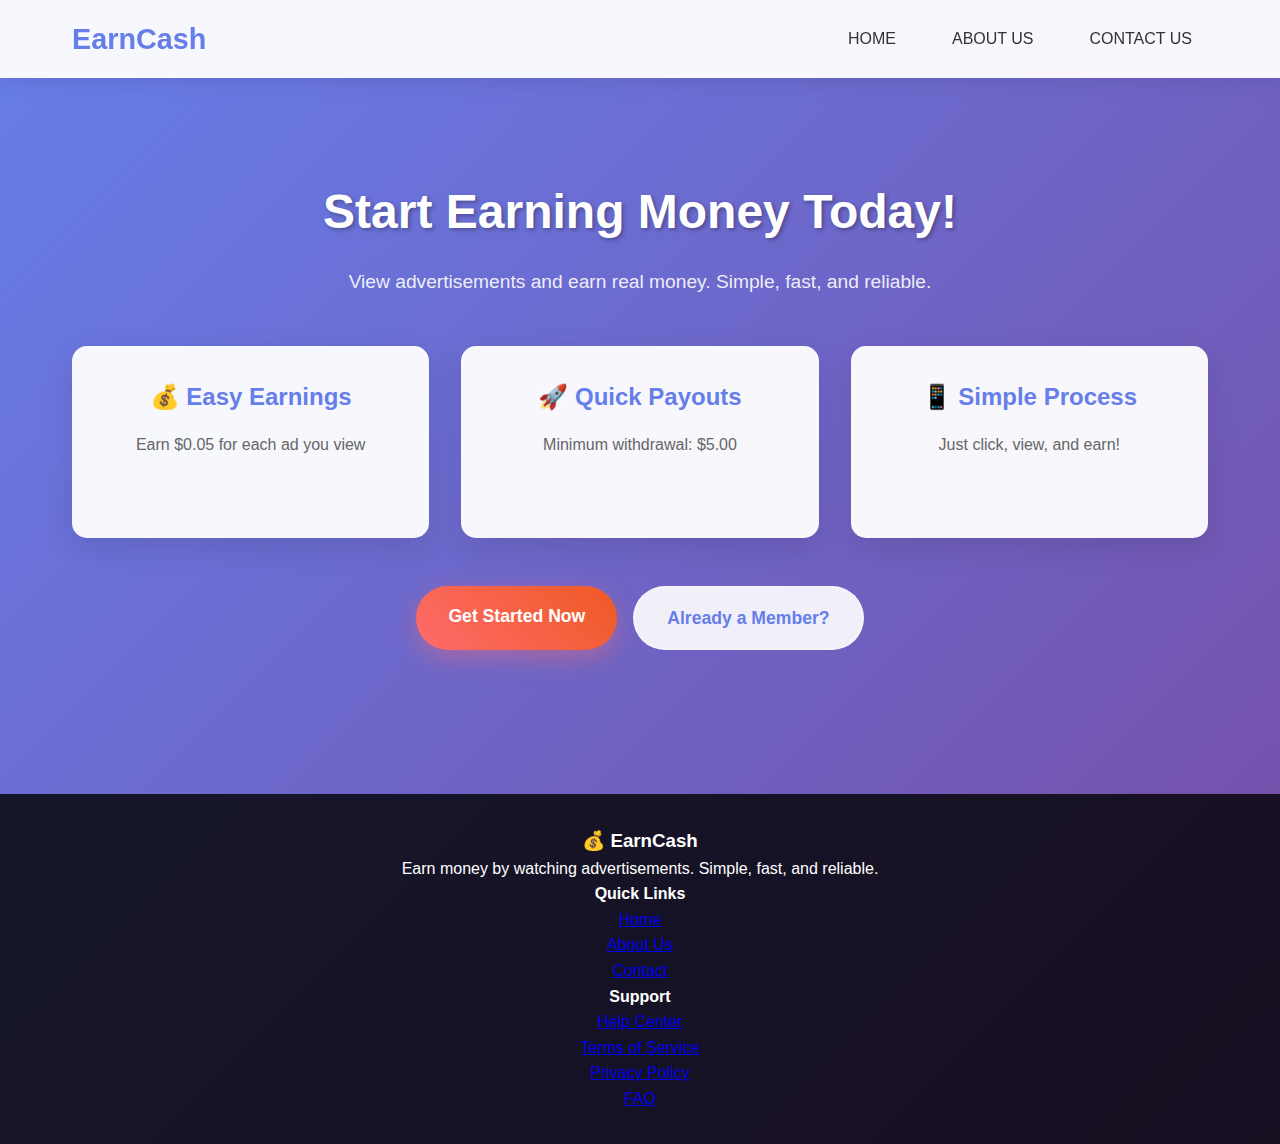
<file: index.html>
<!DOCTYPE html>
<html lang="en">
<head>
    <meta charset="UTF-8">
    <meta name="viewport" content="width=device-width, initial-scale=1.0">

    <title>EarnCash - Earn Money Viewing Ads</title>

    <link rel="stylesheet" href="assets/css/index.css">

</head>
<body>
    
    
    <nav class="navbar">
        <div class="nav-container">
            <h1>EarnCash</h1>
            <div class="nav-links">
                <a href="index.html">HOME</a>
                <a href="about.html">ABOUT US</a>
                <a href="contact.html">CONTACT US</a>
            </div>
        </div>
    </nav>
    
    <main class="main-content">
        <section class="hero">
            <div class="hero-content">
                <h2>Start Earning Money Today!</h2>
                <p>View advertisements and earn real money. Simple, fast, and reliable.</p>
                
                <div class="features">
                    <div class="feature">
                        <h3>💰 Easy Earnings</h3>
                        <p>Earn $0.05 for each ad you view</p>
                    </div>
                    <div class="feature">
                        <h3>🚀 Quick Payouts</h3>
                        <p>Minimum withdrawal: $5.00</p>
                    </div>
                    <div class="feature">
                        <h3>📱 Simple Process</h3>
                        <p>Just click, view, and earn!</p>
                    </div>
                </div>
                
                <div class="cta-buttons" id="ctaButtons">
                    <a href="signup.html" class="btn btn-primary">Get Started Now</a>
                    <a href="login.html" class="btn btn-secondary">Already a Member?</a>
                </div>
            </div>
        </section>
    </main>
    
     <footer class="footer">
        <div class="container">
            <div class="footer-content">
                <div class="footer-section">
                    <h3>💰 EarnCash</h3>
                    <p>Earn money by watching advertisements. Simple, fast, and reliable.</p>
                </div>
                <div class="footer-section">
                    <h4>Quick Links</h4>
                    <ul>
                        <li><a href="index.html">Home</a></li>
                        <li><a href="about.html">About Us</a></li>
                        <li><a href="contact.html">Contact</a></li>
                        
                    </ul>
                </div>
                <div class="footer-section">
                    <h4>Support</h4>
                    <ul>
                        <li><a href="contact.html">Help Center</a></li>
                        <li><a href="about.html">Terms of Service</a></li>
                        <li><a href="#">Privacy Policy</a></li>
                        <li><a href="contact.html">FAQ</a></li>
                    </ul>
                </div>
            </div>
            
        </div>
    </footer>

    
</body>
</html>
</file>
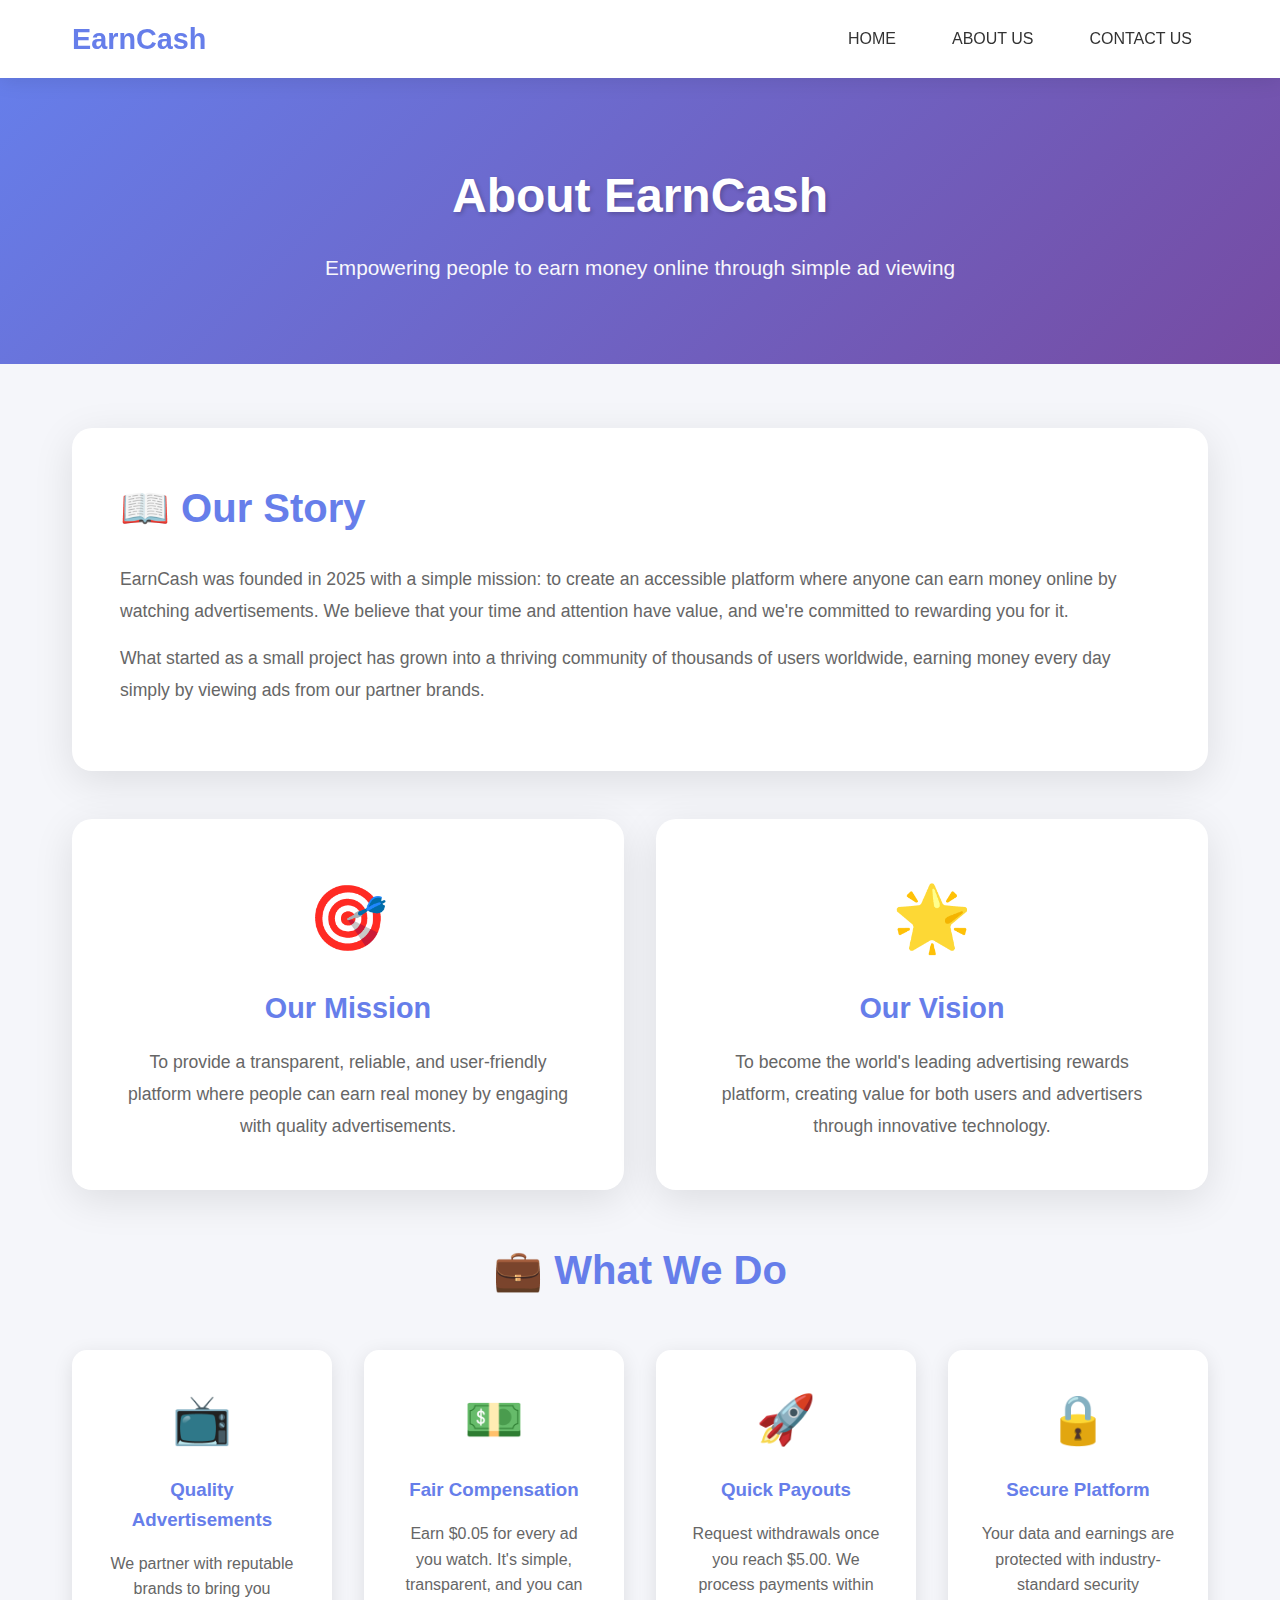
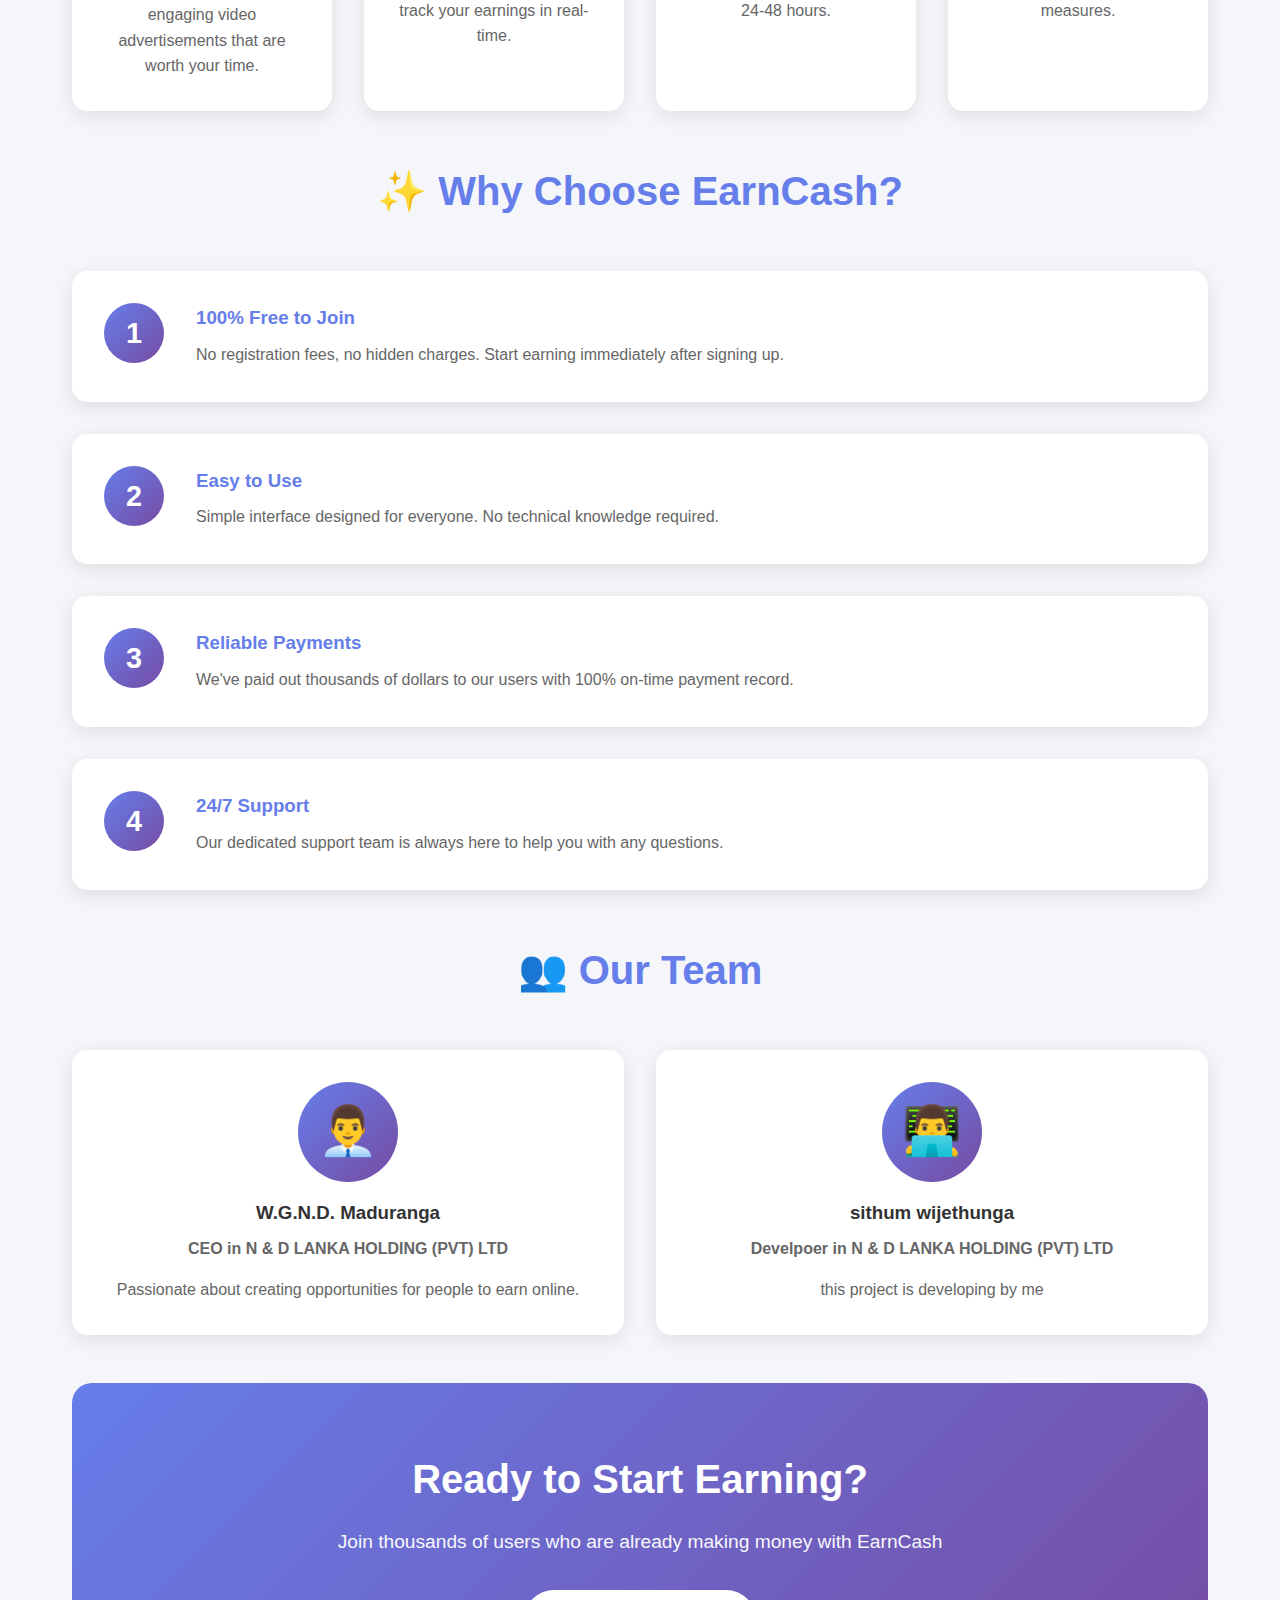
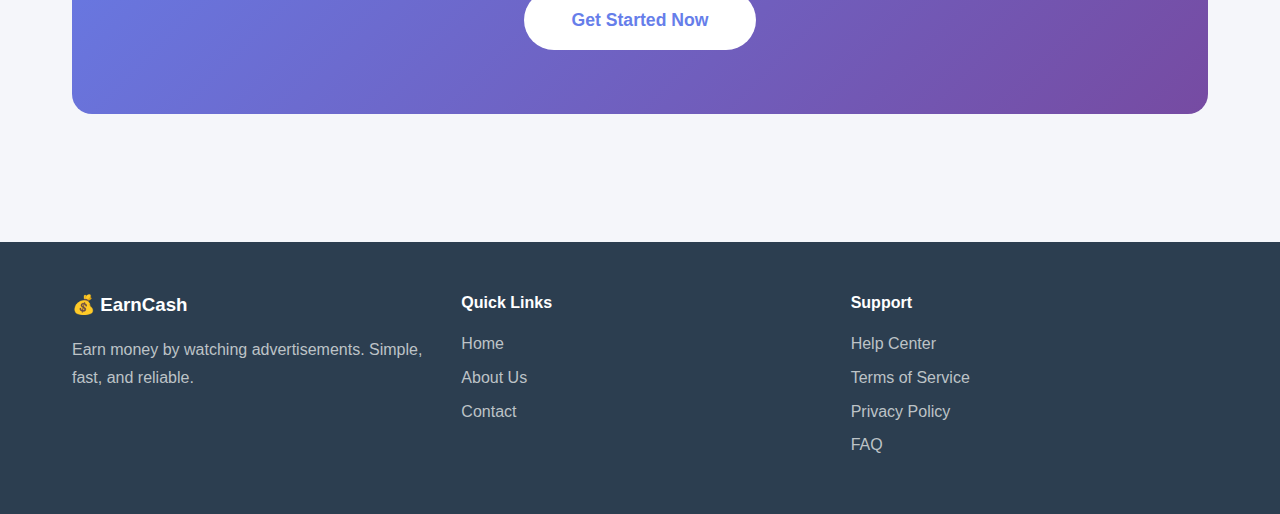
<file: about.html>
<!DOCTYPE html>
<html lang="en">
<head>
    <meta charset="UTF-8">
    <meta name="viewport" content="width=device-width, initial-scale=1.0">
    <title>About Us - EarnCash</title>
    <link rel="stylesheet" href="assets/css/contact-about.css">
</head>
<body>
    <!-- HEADER -->
    <nav class="navbar">
        <div class="nav-container">
            <h1>EarnCash</h1>
            <div class="nav-links">
                <a href="index.html">HOME</a>
                <a href="about.html">ABOUT US</a>
                <a href="contact.html">CONTACT US</a>
            </div>
        </div>
    </nav>

    <!-- HERO SECTION -->
    <section class="hero">
        <div class="container">
            <h1 class="hero-title">About EarnCash</h1>
            <p class="hero-subtitle">Empowering people to earn money online through simple ad viewing</p>
        </div>
    </section>

    <!-- ABOUT CONTENT -->
    <section class="about-section">
        <div class="container">
            <!-- OUR STORY -->
            <div class="story-section">
                <h2>📖 Our Story</h2>
                <p>EarnCash was founded in 2025 with a simple mission: to create an accessible platform where anyone can earn money online by watching advertisements. We believe that your time and attention have value, and we're committed to rewarding you for it.</p>
                <p>What started as a small project has grown into a thriving community of thousands of users worldwide, earning money every day simply by viewing ads from our partner brands.</p>
            </div>

            <!-- MISSION & VISION -->
            <div class="mission-vision">
                <div class="mission-card">
                    <div class="card-icon">🎯</div>
                    <h3>Our Mission</h3>
                    <p>To provide a transparent, reliable, and user-friendly platform where people can earn real money by engaging with quality advertisements.</p>
                </div>
                <div class="mission-card">
                    <div class="card-icon">🌟</div>
                    <h3>Our Vision</h3>
                    <p>To become the world's leading advertising rewards platform, creating value for both users and advertisers through innovative technology.</p>
                </div>
            </div>

            <!-- WHAT WE DO -->
            <div class="what-we-do">
                <h2>💼 What We Do</h2>
                <div class="features-grid">
                    <div class="feature-card">
                        <div class="feature-icon">📺</div>
                        <h3>Quality Advertisements</h3>
                        <p>We partner with reputable brands to bring you engaging video advertisements that are worth your time.</p>
                    </div>
                    <div class="feature-card">
                        <div class="feature-icon">💵</div>
                        <h3>Fair Compensation</h3>
                        <p>Earn $0.05 for every ad you watch. It's simple, transparent, and you can track your earnings in real-time.</p>
                    </div>
                    <div class="feature-card">
                        <div class="feature-icon">🚀</div>
                        <h3>Quick Payouts</h3>
                        <p>Request withdrawals once you reach $5.00. We process payments within 24-48 hours.</p>
                    </div>
                    <div class="feature-card">
                        <div class="feature-icon">🔒</div>
                        <h3>Secure Platform</h3>
                        <p>Your data and earnings are protected with industry-standard security measures.</p>
                    </div>
                </div>
            </div>

            

            <!-- WHY CHOOSE US -->
            <div class="why-choose">
                <h2>✨ Why Choose EarnCash?</h2>
                <div class="reasons-grid">
                    <div class="reason-item">
                        <div class="reason-number">1</div>
                        <div class="reason-content">
                            <h3>100% Free to Join</h3>
                            <p>No registration fees, no hidden charges. Start earning immediately after signing up.</p>
                        </div>
                    </div>
                    <div class="reason-item">
                        <div class="reason-number">2</div>
                        <div class="reason-content">
                            <h3>Easy to Use</h3>
                            <p>Simple interface designed for everyone. No technical knowledge required.</p>
                        </div>
                    </div>
                    <div class="reason-item">
                        <div class="reason-number">3</div>
                        <div class="reason-content">
                            <h3>Reliable Payments</h3>
                            <p>We've paid out thousands of dollars to our users with 100% on-time payment record.</p>
                        </div>
                    </div>
                    <div class="reason-item">
                        <div class="reason-number">4</div>
                        <div class="reason-content">
                            <h3>24/7 Support</h3>
                            <p>Our dedicated support team is always here to help you with any questions.</p>
                        </div>
                    </div>
                </div>
            </div>

            <!-- TEAM SECTION -->
            <div class="team-section">
                <h2>👥  Our Team</h2>
                <div class="team-grid">
                    <div class="team-member">
                        <div class="member-avatar">👨‍💼</div>
                        <h3> W.G.N.D. Maduranga</h3>
                        <p class="member-role">CEO in N & D LANKA HOLDING (PVT) LTD </p>
                        <p>Passionate about creating opportunities for people to earn online.</p>
                    </div>
                    
                    <div class="team-member">
                        <div class="member-avatar">👨‍💻</div>
                        <h3>sithum wijethunga</h3>
                        <p class="member-role">Develpoer in N & D LANKA HOLDING (PVT) LTD </p>
                        <p>this project is developing by me </p>
                    </div>
                    
                </div>
            </div>

            <!-- CTA SECTION -->
            <div class="cta-section">
                <h2>Ready to Start Earning?</h2>
                <p>Join thousands of users who are already making money with EarnCash</p>
                <a href="signup.html" class="btn-cta">Get Started Now</a>
            </div>
        </div>
    </section>

    <!-- FOOTER -->
    <footer class="footer">
        <div class="container">
            <div class="footer-content">
                <div class="footer-section">
                    <h3>💰 EarnCash</h3>
                    <p>Earn money by watching advertisements. Simple, fast, and reliable.</p>
                </div>
                <div class="footer-section">
                    <h4>Quick Links</h4>
                    <ul>
                        <li><a href="index.html">Home</a></li>
                        <li><a href="about.html">About Us</a></li>
                        <li><a href="contact.html">Contact</a></li>
                        
                    </ul>
                </div>
                <div class="footer-section">
                    <h4>Support</h4>
                    <ul>
                        <li><a href="contact.html">Help Center</a></li>
                        <li><a href="about.html">Terms of Service</a></li>
                        <li><a href="#">Privacy Policy</a></li>
                        <li><a href="contact.html">FAQ</a></li>
                    </ul>
                </div>
            </div>
            
        </div>
    </footer>
</body>
</html>
</file>
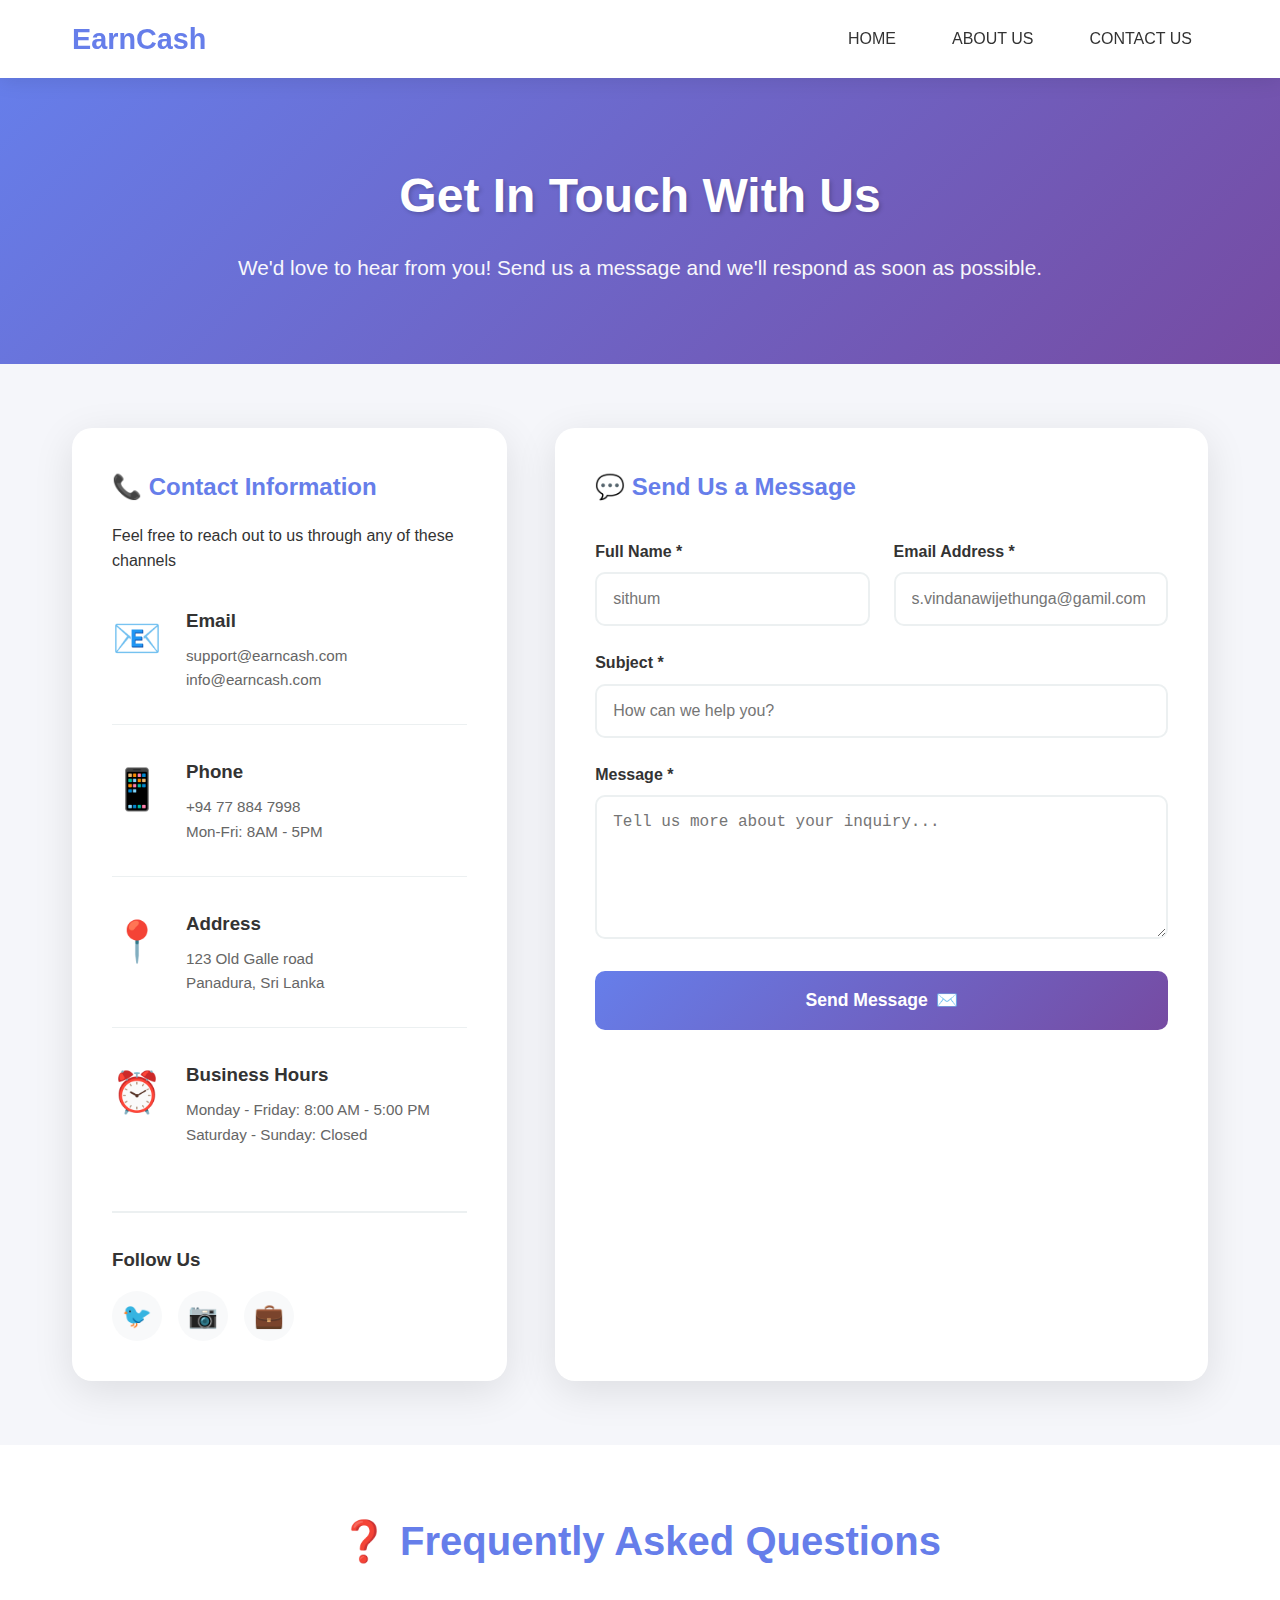
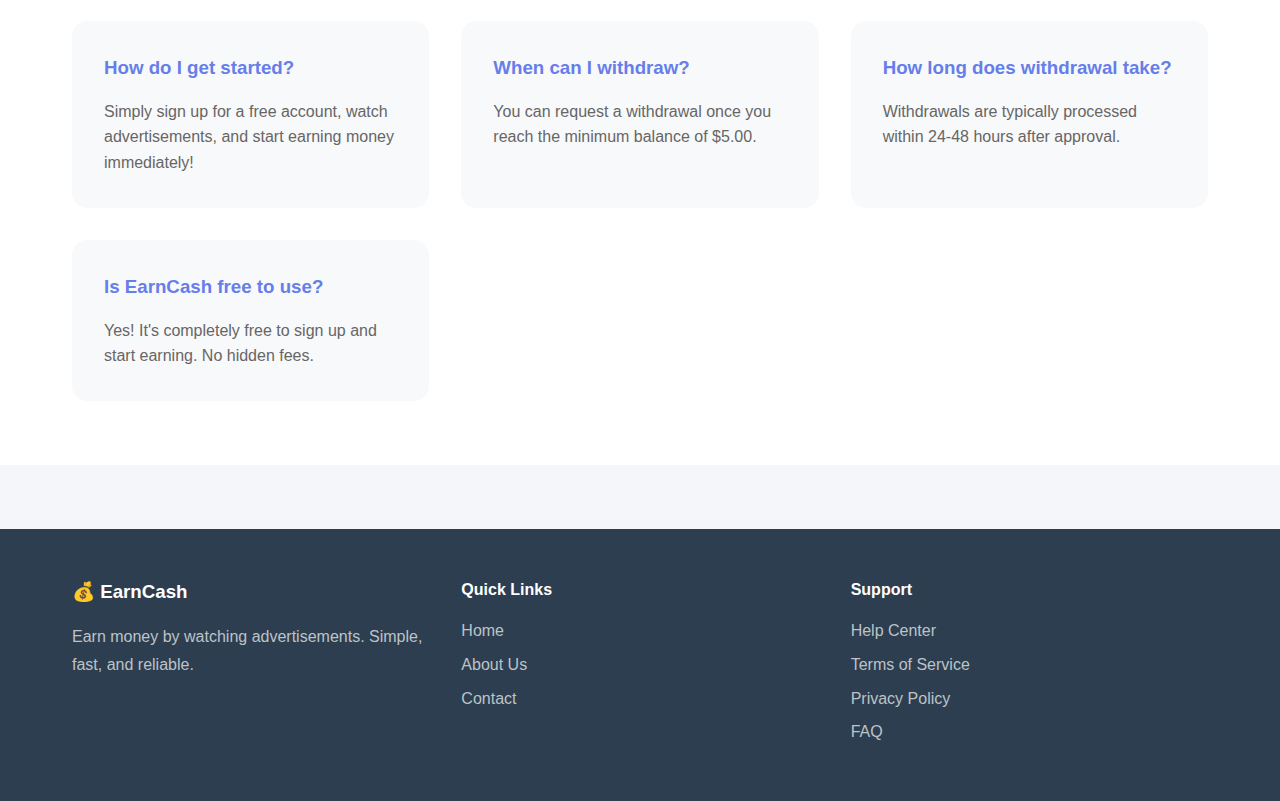
<file: contact.html>
<!DOCTYPE html>
<html lang="en">
<head>
    <meta charset="UTF-8">
    <meta name="viewport" content="width=device-width, initial-scale=1.0">
    <title>Contact Us - EarnCash</title>
    <link rel="stylesheet" href="assets/css/contact-about.css">
</head>
<body>
    <!-- HEADER -->
    <nav class="navbar">
        <div class="nav-container">
            <h1>EarnCash</h1>
            <div class="nav-links">
                <a href="index.html">HOME</a>
                <a href="about.html">ABOUT US</a>
                <a href="contact.html">CONTACT US</a>
            </div>
        </div>
    </nav>

    <!-- HERO SECTION -->
    <section class="hero">
        <div class="container">
            <h1 class="hero-title">Get In Touch With Us</h1>
            <p class="hero-subtitle">We'd love to hear from you! Send us a message and we'll respond as soon as possible.</p>
        </div>
    </section>

    <!-- CONTACT SECTION -->
    <section class="contact-section">
        <div class="container">
            <div class="contact-wrapper">
                <!-- CONTACT INFO -->
                <div class="contact-info">
                    <h2>📞 Contact Information</h2>
                    <p>Feel free to reach out to us through any of these channels</p>

                    <div class="info-items">
                        <div class="info-item">
                            <div class="info-icon">📧</div>
                            <div class="info-content">
                                <h3>Email</h3>
                                <p>support@earncash.com</p>
                                <p>info@earncash.com</p>
                            </div>
                        </div>

                        <div class="info-item">
                            <div class="info-icon">📱</div>
                            <div class="info-content">
                                <h3>Phone</h3>
                                <p>+94 77 884 7998</p>
                                <p>Mon-Fri: 8AM - 5PM </p>
                            </div>
                        </div>

                        <div class="info-item">
                            <div class="info-icon">📍</div>
                            <div class="info-content">
                                <h3>Address</h3>
                                <p>123 Old Galle road</p>
                                <p>Panadura, Sri Lanka</p>
                            </div>
                        </div>

                        <div class="info-item">
                            <div class="info-icon">⏰</div>
                            <div class="info-content">
                                <h3>Business Hours</h3>
                                <p>Monday - Friday: 8:00 AM - 5:00 PM</p>
                                <p>Saturday - Sunday: Closed</p>
                            </div>
                        </div>
                    </div>

                    <!-- SOCIAL MEDIA -->
                    <div class="social-media">
                        <h3>Follow Us</h3>
                        <div class="social-icons">
                            
                            <a href="#" class="social-icon twitter">🐦</a>
                            <a href="#" class="social-icon instagram">📷</a>
                            <a href="#" class="social-icon linkedin">💼</a>
                        </div>
                    </div>
                </div>

                <!-- CONTACT FORM -->
                <div class="contact-form-wrapper">
                    <h2>💬 Send Us a Message</h2>
                    <form id="contactForm" class="contact-form">
                        <div class="form-row">
                            <div class="form-group">
                                <label for="name">Full Name *</label>
                                <input type="text" id="name" name="name" placeholder="sithum" required>
                            </div>
                            <div class="form-group">
                                <label for="email">Email Address *</label>
                                <input type="email" id="email" name="email" placeholder="s.vindanawijethunga@gamil.com" required>
                            </div>
                        </div>

                        <div class="form-group">
                            <label for="subject">Subject *</label>
                            <input type="text" id="subject" name="subject" placeholder="How can we help you?" required>
                        </div>

                        <div class="form-group">
                            <label for="message">Message *</label>
                            <textarea id="message" name="message" rows="6" placeholder="Tell us more about your inquiry..." required></textarea>
                        </div>

                        <div id="formMessage" class="form-message" style="display: none;"></div>

                        <button type="submit" class="btn-submit">
                            <span>Send Message</span>
                            <span class="btn-icon">✉️</span>
                        </button>
                    </form>
                </div>
            </div>
        </div>
    </section>

    <!-- FAQ SECTION -->
    <section class="faq-section">
        <div class="container">
            <h2>❓ Frequently Asked Questions</h2>
            <div class="faq-grid">
                <div class="faq-item">
                    <h3>How do I get started?</h3>
                    <p>Simply sign up for a free account, watch advertisements, and start earning money immediately!</p>
                </div>
                <div class="faq-item">
                    <h3>When can I withdraw?</h3>
                    <p>You can request a withdrawal once you reach the minimum balance of $5.00.</p>
                </div>
                <div class="faq-item">
                    <h3>How long does withdrawal take?</h3>
                    <p>Withdrawals are typically processed within 24-48 hours after approval.</p>
                </div>
                <div class="faq-item">
                    <h3>Is EarnCash free to use?</h3>
                    <p>Yes! It's completely free to sign up and start earning. No hidden fees.</p>
                </div>
            </div>
        </div>
    </section>

    <!-- FOOTER -->
    <footer class="footer">
        <div class="container">
            <div class="footer-content">
                <div class="footer-section">
                    <h3>💰 EarnCash</h3>
                    <p>Earn money by watching advertisements. Simple, fast, and reliable.</p>
                </div>
                <div class="footer-section">
                    <h4>Quick Links</h4>
                    <ul>
                        <li><a href="index.html">Home</a></li>
                        <li><a href="about.html">About Us</a></li>
                        <li><a href="contact.html">Contact</a></li>
                       
                    </ul>
                </div>
                <div class="footer-section">
                    <h4>Support</h4>
                    <ul>
                        <li><a href="contact.html">Help Center</a></li>
                        <li><a href="about.html">Terms of Service</a></li>
                        <li><a href="#">Privacy Policy</a></li>
                        <li><a href="contact.html">FAQ</a></li>
                    </ul>
                </div>
            </div>
            
        </div>
    </footer>

    <script>
        // Contact Form Submission
        document.getElementById('contactForm').addEventListener('submit', function(e) {
            e.preventDefault();
            
            const formMessage = document.getElementById('formMessage');
            const submitBtn = this.querySelector('.btn-submit');
            
            // Disable button
            submitBtn.disabled = true;
            submitBtn.querySelector('span').textContent = 'Sending...';
            
            // Simulate form submission (replace with actual AJAX call)
            setTimeout(() => {
                formMessage.textContent = '✅ Thank you! Your message has been sent successfully. We\'ll get back to you soon.';
                formMessage.className = 'form-message success';
                formMessage.style.display = 'block';
                
                // Reset form
                this.reset();
                
                // Re-enable button
                submitBtn.disabled = false;
                submitBtn.querySelector('span').textContent = 'Send Message';
            }, 1500);
        });
    </script>
</body>
</html>
</file>
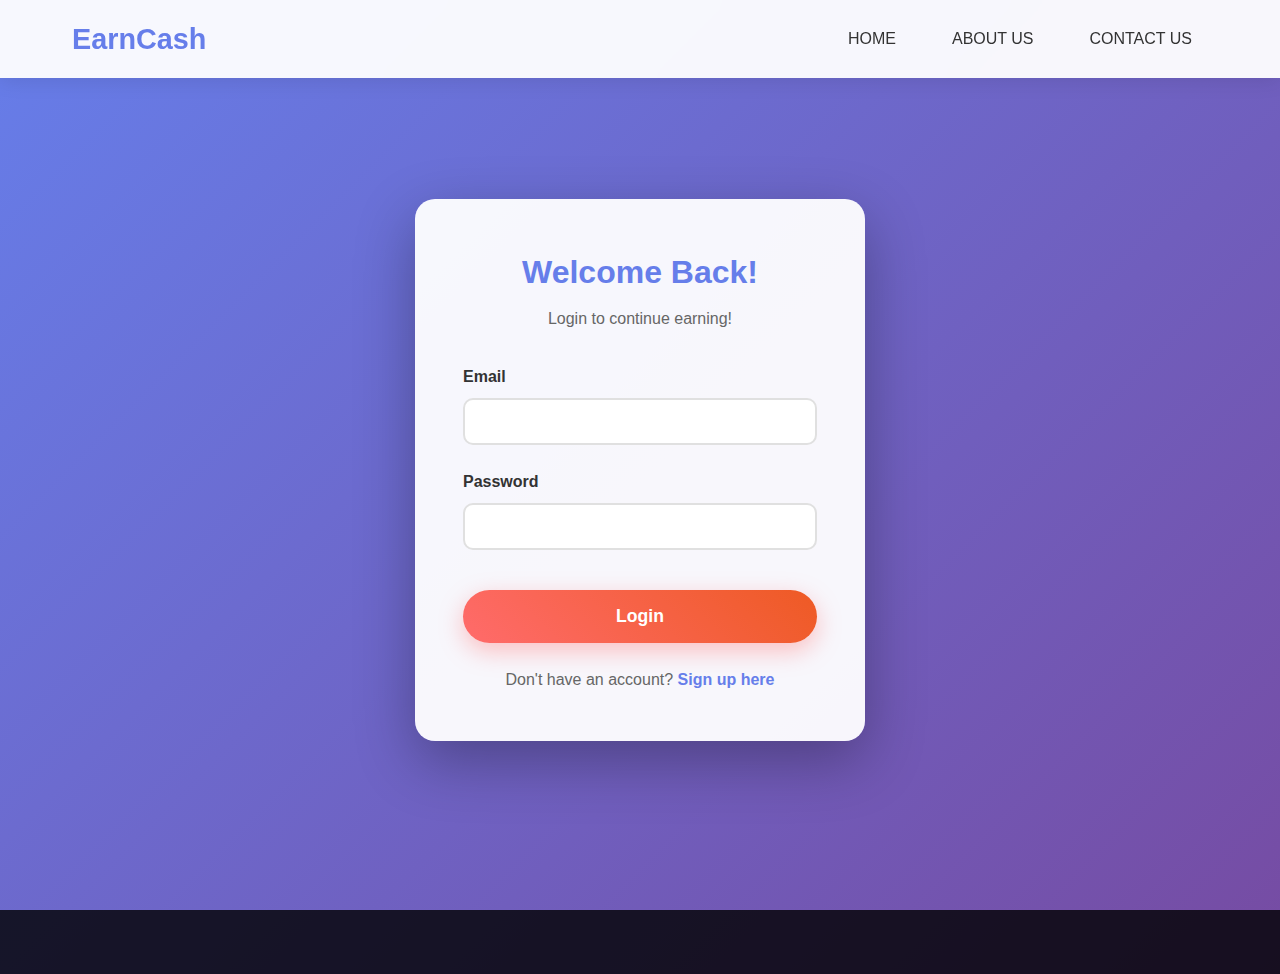
<file: login.html>
<!DOCTYPE html>
<html lang="en">
<head>
    <meta charset="UTF-8">
    <meta name="viewport" content="width=device-width, initial-scale=1.0">
    <title>Login - EarnCash</title>
    <link rel="stylesheet" href="assets/css/signupLogin.css">
    <link rel="stylesheet" href="assets/css/index.css">
</head>
<body>
    <nav class="navbar">
        <div class="nav-container">
            <h1>EarnCash</h1>
            <div class="nav-links">
                <a href="index.html">HOME</a>
                <a href="#">ABOUT US</a>
                <a href="#">CONTACT US</a>
            </div>
        </div>
    </nav>
    
    <main class="main-content">
        <div class="auth-container">
            <div class="auth-box">
                <h2>Welcome Back!</h2>
                <p class="auth-subtitle">Login to continue earning!</p>
                
                <form id="loginForm" action="login_process.php" method="POST">
                    <div class="form-group">
                        <label for="email">Email</label>
                        <input type="email" id="email" name="email" required>
                    </div>
                    
                    <div class="form-group">
                        <label for="password">Password</label>
                        <input type="password" id="password" name="password" required>
                    </div>
                    
                    <div id="message" class="message"></div>
                    
                    <button type="submit" class="btn btn-primary btn-full">Login</button>
                </form>
                
                <p class="auth-link">Don't have an account? <a href="signup.html">Sign up here</a></p>
                
                
            </div>
        </div>
    </main>

     <footer>
        <p></p>
        <p></p>
    </footer>
    
    <script src="assets/js/login.js"></script>
</body>
</html>
</file>
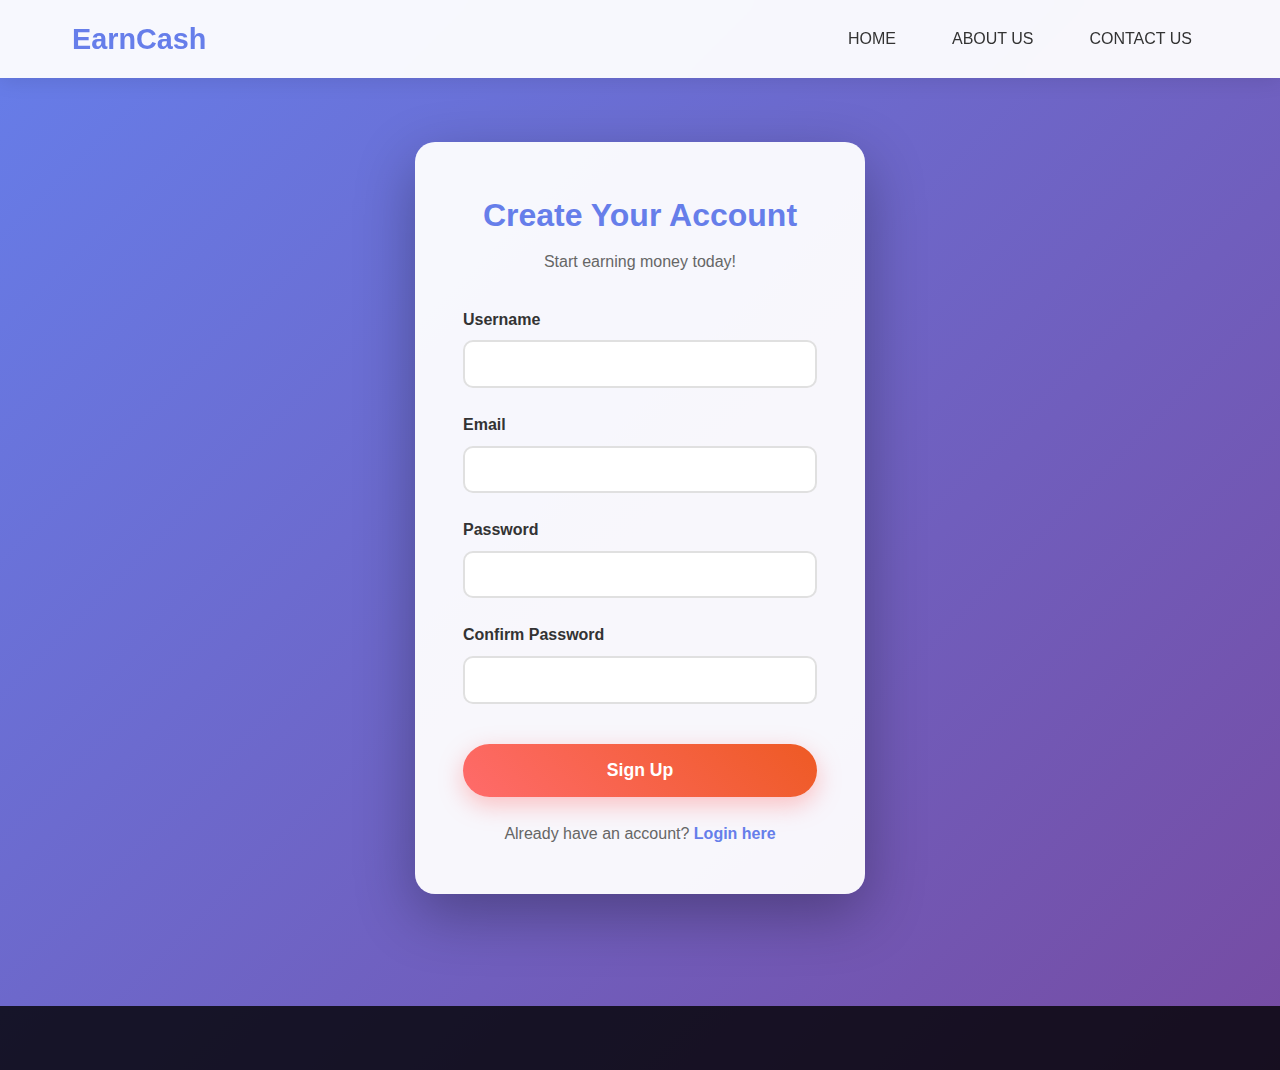
<file: signup.html>
<!DOCTYPE html>
<html lang="en">
<head>
    <meta charset="UTF-8">
    <meta name="viewport" content="width=device-width, initial-scale=1.0">
    <title>Sign Up - EarnCash</title>
    <link rel="stylesheet" href="assets/css/signupLogin.css">
    <link rel="stylesheet" href="assets/css/index.css">
</head>
<body>
    <nav class="navbar">
        <div class="nav-container">
            <h1>EarnCash</h1>
            <div class="nav-links">
                <a href="index.html">HOME</a>
                <a href="#">ABOUT US</a>
                <a href="#">CONTACT US</a>
            </div>
        </div>
    </nav>
    
    <main class="main-content">
        <div class="auth-container">
            <div class="auth-box">
                <h2>Create Your Account</h2>
                <p class="auth-subtitle">Start earning money today!</p>
                
                <form id="signupForm" action="signup_process.php" method="POST">
                    <div class="form-group">
                        <label for="username">Username</label>
                        <input type="text" id="username" name="username" required minlength="3">
                    </div>
                    
                    <div class="form-group">
                        <label for="email">Email</label>
                        <input type="email" id="email" name="email" required>
                    </div>
                    
                    <div class="form-group">
                        <label for="password">Password</label>
                        <input type="password" id="password" name="password" required minlength="6">
                    </div>
                    
                    <div class="form-group">
                        <label for="confirm_password">Confirm Password</label>
                        <input type="password" id="confirm_password" name="confirm_password" required>
                    </div>
                    
                    <div id="message" class="message"></div>
                    
                    <button type="submit" class="btn btn-primary btn-full">Sign Up</button>
                </form>
                
                <p class="auth-link">Already have an account? <a href="login.html">Login here</a></p>
            </div>
        </div>
    </main>

    <footer>
        <p></p>
        <p></p>
    </footer>
    
    <script src="assets/js/signup.js"></script>
</body>
</html>
</file>
<file: assets/css/index.css>
* {
    margin: 0;
    padding: 0;
    box-sizing: border-box;
}

body {
    font-family: 'Arial', sans-serif;
    line-height: 1.6;
    color: #333;
    background: linear-gradient(135deg, #667eea 0%, #764ba2 100%);
    min-height: 100vh;
}

.navbar {
    background: rgba(255, 255, 255, 0.95);
    backdrop-filter: blur(10px);
    padding: 1rem 0;
    box-shadow: 0 2px 20px rgba(0, 0, 0, 0.1);
    position: sticky;
    top: 0;
    z-index: 100;
}

.nav-container {
    max-width: 1200px;
    margin: 0 auto;
    padding: 0 2rem;
    display: flex;
    justify-content: space-between;
    align-items: center;
}

.navbar h1 {
    color: #667eea;
    font-size: 1.8rem;
    font-weight: bold;
}

.nav-links {
    display: flex;
    gap: 1.5rem;
}

.nav-links a {
    text-decoration: none;
    color: #333;
    font-weight: 500;
    padding: 0.5rem 1rem;
    border-radius: 25px;
    transition: all 0.3s ease;
}

.nav-links a:hover {
    background: #667eea;
    color: white;
    transform: translateY(-2px);
}

.main-content {
    max-width: 1200px;
    margin: 0 auto;
    padding: 2rem;
}

.hero {
    text-align: center;
    padding: 4rem 0;
}

.hero-content h2 {
    font-size: 3rem;
    color: white;
    margin-bottom: 1rem;
    text-shadow: 2px 2px 4px rgba(0, 0, 0, 0.3);
    animation: fadeInUp 1s ease;
}

.hero-content p {
    font-size: 1.2rem;
    color: rgba(255, 255, 255, 0.9);
    margin-bottom: 3rem;
    animation: fadeInUp 1s ease 0.2s both;
}

.features {
    display: grid;
    grid-template-columns: repeat(auto-fit, minmax(300px, 1fr));
    gap: 2rem;
    margin: 3rem 0;
    animation: fadeInUp 1s ease 0.4s both;
}

.feature {
    background: rgba(255, 255, 255, 0.95);
    padding: 2rem;
    border-radius: 15px;
    box-shadow: 0 10px 30px rgba(0, 0, 0, 0.1);
    transition: transform 0.3s ease;
}

.feature:hover {
    transform: translateY(-10px);
}

.feature h3 {
    font-size: 1.5rem;
    margin-bottom: 1rem;
    color: #667eea;
}

.feature p {
    color: #666;
    font-size: 1rem;
}

.cta-buttons {
    display: flex;
    justify-content: center;
    gap: 1rem;
    margin-top: 2rem;
    animation: fadeInUp 1s ease 0.6s both;
}

.btn {
    padding: 1rem 2rem;
    text-decoration: none;
    border-radius: 50px;
    font-weight: bold;
    font-size: 1.1rem;
    transition: all 0.3s ease;
    border: none;
    cursor: pointer;
    display: inline-block;
}

.btn-primary {
    background: linear-gradient(45deg, #ff6b6b, #ee5a24);
    color: white;
    box-shadow: 0 8px 25px rgba(255, 107, 107, 0.4);
}

.btn-primary:hover {
    transform: translateY(-3px);
    box-shadow: 0 12px 35px rgba(255, 107, 107, 0.6);
}

.btn-secondary {
    background: rgba(255, 255, 255, 0.9);
    color: #667eea;
    border: 2px solid rgba(255, 255, 255, 0.3);
}

.btn-secondary:hover {
    background: white;
    transform: translateY(-3px);
}

footer {
    background: rgba(0, 0, 0, 0.8);
    color: white;
    text-align: center;
    padding: 2rem 0;
    margin-top: 3rem;
}

@keyframes fadeInUp {
    from {
        opacity: 0;
        transform: translateY(30px);
    }
    to {
        opacity: 1;
        transform: translateY(0);
    }
}

@media (max-width: 768px) {
    .nav-container {
        flex-direction: column;
        gap: 1rem;
    }

    .hero-content h2 {
        font-size: 2rem;
    }

    .cta-buttons {
        flex-direction: column;
        align-items: center;
    }

    .btn {
        width: 100%;
        max-width: 300px;
    }
}
</file>
<file: assets/css/contact-about.css>
* {
    margin: 0;
    padding: 0;
    box-sizing: border-box;
}

body {
    font-family: 'Segoe UI', Tahoma, Geneva, Verdana, sans-serif;
    line-height: 1.6;
    color: #333;
    background: #f5f6fa;
}

.container {
    max-width: 1200px;
    margin: 0 auto;
    padding: 0 2rem;
}

/* NAVBAR (NEW STYLE) */
.navbar {
    background: rgba(255, 255, 255, 0.95);
    backdrop-filter: blur(10px);
    padding: 1rem 0;
    box-shadow: 0 2px 20px rgba(0, 0, 0, 0.1);
    position: sticky;
    top: 0;
    z-index: 100;
}

.nav-container {
    max-width: 1200px;
    margin: 0 auto;
    padding: 0 2rem;
    display: flex;
    justify-content: space-between;
    align-items: center;
}

.navbar h1 {
    color: #667eea;
    font-size: 1.8rem;
    font-weight: bold;
}

.nav-links {
    display: flex;
    gap: 1.5rem;
}

.nav-links a {
    text-decoration: none;
    color: #333;
    font-weight: 500;
    padding: 0.5rem 1rem;
    border-radius: 25px;
    transition: all 0.3s ease;
}

.nav-links a:hover {
    background: #667eea;
    color: white;
    transform: translateY(-2px);
}

/* HEADER (ORIGINAL STYLE - Keep for backward compatibility) */
.header {
    background: white;
    box-shadow: 0 2px 10px rgba(0, 0, 0, 0.1);
    position: sticky;
    top: 0;
    z-index: 100;
}

.header .container {
    display: flex;
    justify-content: space-between;
    align-items: center;
    padding: 1rem 2rem;
}

.logo h1 {
    font-size: 1.8rem;
    background: linear-gradient(135deg, #667eea 0%, #764ba2 100%);
    -webkit-background-clip: text;
    -webkit-text-fill-color: transparent;
}

.nav-menu {
    display: flex;
    gap: 2rem;
    align-items: center;
}

.nav-link {
    text-decoration: none;
    color: #333;
    font-weight: 500;
    transition: color 0.3s ease;
}

.nav-link:hover,
.nav-link.active {
    color: #667eea;
}

.btn-signup {
    padding: 0.6rem 1.5rem;
    background: linear-gradient(135deg, #667eea 0%, #764ba2 100%);
    color: white;
    text-decoration: none;
    border-radius: 25px;
    font-weight: 600;
    transition: transform 0.3s ease;
}

.btn-signup:hover {
    transform: translateY(-2px);
}

/* HERO SECTION */
.hero {
    background: linear-gradient(135deg, #667eea 0%, #764ba2 100%);
    color: white;
    padding: 5rem 0;
    text-align: center;
}

.hero-title {
    font-size: 3rem;
    margin-bottom: 1rem;
    text-shadow: 2px 2px 4px rgba(0, 0, 0, 0.2);
}

.hero-subtitle {
    font-size: 1.3rem;
    opacity: 0.95;
}

/* CONTACT SECTION */
.contact-section {
    padding: 4rem 0;
}

.contact-wrapper {
    display: grid;
    grid-template-columns: 1fr 1.5fr;
    gap: 3rem;
}

.contact-info,
.contact-form-wrapper {
    background: white;
    padding: 2.5rem;
    border-radius: 20px;
    box-shadow: 0 10px 40px rgba(0, 0, 0, 0.1);
}

.contact-info h2,
.contact-form-wrapper h2 {
    color: #667eea;
    margin-bottom: 1rem;
}

.info-items {
    margin-top: 2rem;
}

.info-item {
    display: flex;
    gap: 1.5rem;
    margin-bottom: 2rem;
    padding-bottom: 2rem;
    border-bottom: 1px solid #ecf0f1;
}

.info-item:last-child {
    border-bottom: none;
}

.info-icon {
    font-size: 2.5rem;
    flex-shrink: 0;
}

.info-content h3 {
    color: #333;
    margin-bottom: 0.5rem;
}

.info-content p {
    color: #666;
    font-size: 0.95rem;
}

.social-media {
    margin-top: 2rem;
    padding-top: 2rem;
    border-top: 2px solid #ecf0f1;
}

.social-media h3 {
    margin-bottom: 1rem;
}

.social-icons {
    display: flex;
    gap: 1rem;
}

.social-icon {
    width: 50px;
    height: 50px;
    display: flex;
    align-items: center;
    justify-content: center;
    background: #f8f9fa;
    border-radius: 50%;
    font-size: 1.5rem;
    text-decoration: none;
    transition: all 0.3s ease;
}

.social-icon:hover {
    transform: translateY(-5px);
    box-shadow: 0 5px 15px rgba(0, 0, 0, 0.2);
}

/* CONTACT FORM */
.contact-form {
    margin-top: 2rem;
}

.form-row {
    display: grid;
    grid-template-columns: 1fr 1fr;
    gap: 1.5rem;
}

.form-group {
    margin-bottom: 1.5rem;
}

.form-group label {
    display: block;
    margin-bottom: 0.5rem;
    font-weight: 600;
    color: #333;
}

.form-group input,
.form-group textarea {
    width: 100%;
    padding: 1rem;
    border: 2px solid #ecf0f1;
    border-radius: 10px;
    font-size: 1rem;
    transition: border-color 0.3s ease;
}

.form-group input:focus,
.form-group textarea:focus {
    outline: none;
    border-color: #667eea;
}

.form-message {
    padding: 1rem;
    border-radius: 10px;
    margin-bottom: 1rem;
}

.form-message.success {
    background: #d4edda;
    color: #155724;
    border: 1px solid #c3e6cb;
}

.form-message.error {
    background: #f8d7da;
    color: #721c24;
    border: 1px solid #f5c6cb;
}

.btn-submit {
    width: 100%;
    padding: 1.2rem;
    background: linear-gradient(135deg, #667eea 0%, #764ba2 100%);
    color: white;
    border: none;
    border-radius: 10px;
    font-size: 1.1rem;
    font-weight: 600;
    cursor: pointer;
    display: flex;
    align-items: center;
    justify-content: center;
    gap: 0.5rem;
    transition: transform 0.3s ease;
}

.btn-submit:hover {
    transform: translateY(-3px);
}

.btn-submit:disabled {
    opacity: 0.5;
    cursor: not-allowed;
}

/* FAQ SECTION */
.faq-section {
    padding: 4rem 0;
    background: white;
}

.faq-section h2 {
    text-align: center;
    color: #667eea;
    font-size: 2.5rem;
    margin-bottom: 3rem;
}

.faq-grid {
    display: grid;
    grid-template-columns: repeat(auto-fit, minmax(280px, 1fr));
    gap: 2rem;
}

.faq-item {
    padding: 2rem;
    background: #f8f9fa;
    border-radius: 15px;
    transition: transform 0.3s ease;
}

.faq-item:hover {
    transform: translateY(-5px);
    box-shadow: 0 10px 30px rgba(0, 0, 0, 0.1);
}

.faq-item h3 {
    color: #667eea;
    margin-bottom: 1rem;
}

.faq-item p {
    color: #666;
}

/* ABOUT PAGE STYLES */
.about-section {
    padding: 4rem 0;
}

.story-section {
    background: white;
    padding: 3rem;
    border-radius: 20px;
    box-shadow: 0 10px 40px rgba(0, 0, 0, 0.1);
    margin-bottom: 3rem;
}

.story-section h2 {
    color: #667eea;
    font-size: 2.5rem;
    margin-bottom: 1.5rem;
}

.story-section p {
    font-size: 1.1rem;
    line-height: 1.8;
    color: #666;
    margin-bottom: 1rem;
}

.mission-vision {
    display: grid;
    grid-template-columns: 1fr 1fr;
    gap: 2rem;
    margin-bottom: 3rem;
}

.mission-card {
    background: white;
    padding: 3rem;
    border-radius: 20px;
    box-shadow: 0 10px 40px rgba(0, 0, 0, 0.1);
    text-align: center;
}

.card-icon {
    font-size: 4rem;
    margin-bottom: 1rem;
}

.mission-card h3 {
    color: #667eea;
    font-size: 1.8rem;
    margin-bottom: 1rem;
}

.mission-card p {
    color: #666;
    font-size: 1.1rem;
    line-height: 1.8;
}

.what-we-do {
    margin-bottom: 3rem;
}

.what-we-do h2 {
    text-align: center;
    color: #667eea;
    font-size: 2.5rem;
    margin-bottom: 3rem;
}

.features-grid {
    display: grid;
    grid-template-columns: repeat(auto-fit, minmax(250px, 1fr));
    gap: 2rem;
}

.feature-card {
    background: white;
    padding: 2rem;
    border-radius: 15px;
    box-shadow: 0 5px 20px rgba(0, 0, 0, 0.1);
    text-align: center;
    transition: transform 0.3s ease;
}

.feature-card:hover {
    transform: translateY(-10px);
}

.feature-icon {
    font-size: 3rem;
    margin-bottom: 1rem;
}

.feature-card h3 {
    color: #667eea;
    margin-bottom: 1rem;
}

.feature-card p {
    color: #666;
}




.why-choose {
    margin-bottom: 3rem;
}

.why-choose h2 {
    text-align: center;
    color: #667eea;
    font-size: 2.5rem;
    margin-bottom: 3rem;
}

.reasons-grid {
    display: grid;
    gap: 2rem;
}

.reason-item {
    background: white;
    padding: 2rem;
    border-radius: 15px;
    box-shadow: 0 5px 20px rgba(0, 0, 0, 0.1);
    display: flex;
    gap: 2rem;
    align-items: flex-start;
}

.reason-number {
    width: 60px;
    height: 60px;
    background: linear-gradient(135deg, #667eea 0%, #764ba2 100%);
    color: white;
    border-radius: 50%;
    display: flex;
    align-items: center;
    justify-content: center;
    font-size: 1.8rem;
    font-weight: bold;
    flex-shrink: 0;
}

.reason-content h3 {
    color: #667eea;
    margin-bottom: 0.5rem;
}

.reason-content p {
    color: #666;
    line-height: 1.8;
}

.team-section {
    margin-bottom: 3rem;
}

.team-section h2 {
    text-align: center;
    color: #667eea;
    font-size: 2.5rem;
    margin-bottom: 3rem;
}

.team-grid {
    display: grid;
    grid-template-columns: repeat(auto-fit, minmax(250px, 1fr));
    gap: 2rem;
}

.team-member {
    background: white;
    padding: 2rem;
    border-radius: 15px;
    box-shadow: 0 5px 20px rgba(0, 0, 0, 0.1);
    text-align: center;
    transition: transform 0.3s ease;
}

.team-member:hover {
    transform: translateY(-10px);
}

.member-avatar {
    width: 100px;
    height: 100px;
    background: linear-gradient(135deg, #667eea 0%, #764ba2 100%);
    border-radius: 50%;
    display: flex;
    align-items: center;
    justify-content: center;
    font-size: 3rem;
    margin: 0 auto 1rem;
}

.team-member h3 {
    color: #333;
    margin-bottom: 0.5rem;
}

.member-role {
    color: #667eea;
    font-weight: 600;
    margin-bottom: 1rem;
}

.team-member p {
    color: #666;
    line-height: 1.6;
}

.cta-section {
    background: linear-gradient(135deg, #667eea 0%, #764ba2 100%);
    color: white;
    padding: 4rem 3rem;
    border-radius: 20px;
    text-align: center;
}

.cta-section h2 {
    font-size: 2.5rem;
    margin-bottom: 1rem;
}

.cta-section p {
    font-size: 1.2rem;
    margin-bottom: 2rem;
    opacity: 0.95;
}

.btn-cta {
    display: inline-block;
    padding: 1rem 3rem;
    background: white;
    color: #667eea;
    text-decoration: none;
    border-radius: 30px;
    font-weight: 700;
    font-size: 1.1rem;
    transition: transform 0.3s ease;
}

.btn-cta:hover {
    transform: translateY(-5px);
    box-shadow: 0 10px 30px rgba(0, 0, 0, 0.2);
}

/* FOOTER */
.footer {
    background: #2c3e50;
    color: white;
    padding: 3rem 0 1rem;
    margin-top: 4rem;
}

.footer-content {
    display: grid;
    grid-template-columns: repeat(auto-fit, minmax(250px, 1fr));
    gap: 2rem;
    margin-bottom: 2rem;
}

.footer-section h3,
.footer-section h4 {
    margin-bottom: 1rem;
    color: #fff;
}

.footer-section p {
    color: #bdc3c7;
    line-height: 1.8;
}

.footer-section ul {
    list-style: none;
}

.footer-section ul li {
    margin-bottom: 0.5rem;
}

.footer-section ul li a {
    color: #bdc3c7;
    text-decoration: none;
    transition: color 0.3s ease;
}

.footer-section ul li a:hover {
    color: #667eea;
}



/* RESPONSIVE DESIGN */
@media (max-width: 768px) {
    .header .container {
        flex-direction: column;
        gap: 1rem;
    }

    .nav-menu {
        flex-wrap: wrap;
        justify-content: center;
        gap: 1rem;
    }

    .nav-container {
        flex-direction: column;
        gap: 1rem;
    }

    .nav-links {
        flex-wrap: wrap;
        justify-content: center;
        gap: 0.5rem;
    }

    .hero-title {
        font-size: 2rem;
    }

    .hero-subtitle {
        font-size: 1rem;
    }

    .contact-wrapper {
        grid-template-columns: 1fr;
    }

    .form-row {
        grid-template-columns: 1fr;
    }

    .mission-vision {
        grid-template-columns: 1fr;
    }

    .stats-grid {
        grid-template-columns: 1fr 1fr;
    }

    .reason-item {
        flex-direction: column;
        text-align: center;
    }

    .reason-number {
        margin: 0 auto;
    }
}
</file>
<file: assets/css/signupLogin.css>
.auth-container {
    display: flex;
    justify-content: center;
    align-items: center;
    min-height: 80vh;
    padding: 2rem;
}

.auth-box {
    background: rgba(255, 255, 255, 0.95);
    padding: 3rem;
    border-radius: 20px;
    box-shadow: 0 20px 60px rgba(0, 0, 0, 0.3);
    max-width: 450px;
    width: 100%;
    animation: fadeInUp 0.8s ease;
}

.auth-box h2 {
    color: #667eea;
    font-size: 2rem;
    margin-bottom: 0.5rem;
    text-align: center;
}

.auth-subtitle {
    text-align: center;
    color: #666;
    margin-bottom: 2rem;
}

.form-group {
    margin-bottom: 1.5rem;
}

.form-group label {
    display: block;
    color: #333;
    font-weight: 600;
    margin-bottom: 0.5rem;
}

.form-group input {
    width: 100%;
    padding: 0.8rem;
    border: 2px solid #e0e0e0;
    border-radius: 10px;
    font-size: 1rem;
    transition: all 0.3s ease;
}

.form-group input:focus {
    outline: none;
    border-color: #667eea;
    box-shadow: 0 0 0 3px rgba(102, 126, 234, 0.1);
}

.btn-full {
    width: 100%;
    margin-top: 1rem;
}

.auth-link {
    text-align: center;
    margin-top: 1.5rem;
    color: #666;
}

.auth-link a {
    color: #667eea;
    text-decoration: none;
    font-weight: 600;
}

.auth-link a:hover {
    text-decoration: underline;
}

.message {
    padding: 0.8rem;
    border-radius: 8px;
    margin-bottom: 1rem;
    text-align: center;
    font-weight: 500;
    display: none;
}

.message.success {
    background: #d4edda;
    color: #155724;
    border: 1px solid #c3e6cb;
    display: block;
}

.message.error {
    background: #f8d7da;
    color: #721c24;
    border: 1px solid #f5c6cb;
    display: block;
}

.demo-credentials {
    margin-top: 2rem;
    padding: 1rem;
    background: #f8f9fa;
    border-radius: 8px;
    text-align: center;
    font-size: 0.9rem;
}

.demo-credentials p {
    margin: 0.3rem 0;
    color: #666;
}

@media (max-width: 768px) {
    .auth-box {
        padding: 2rem;
    }
}
</file>
